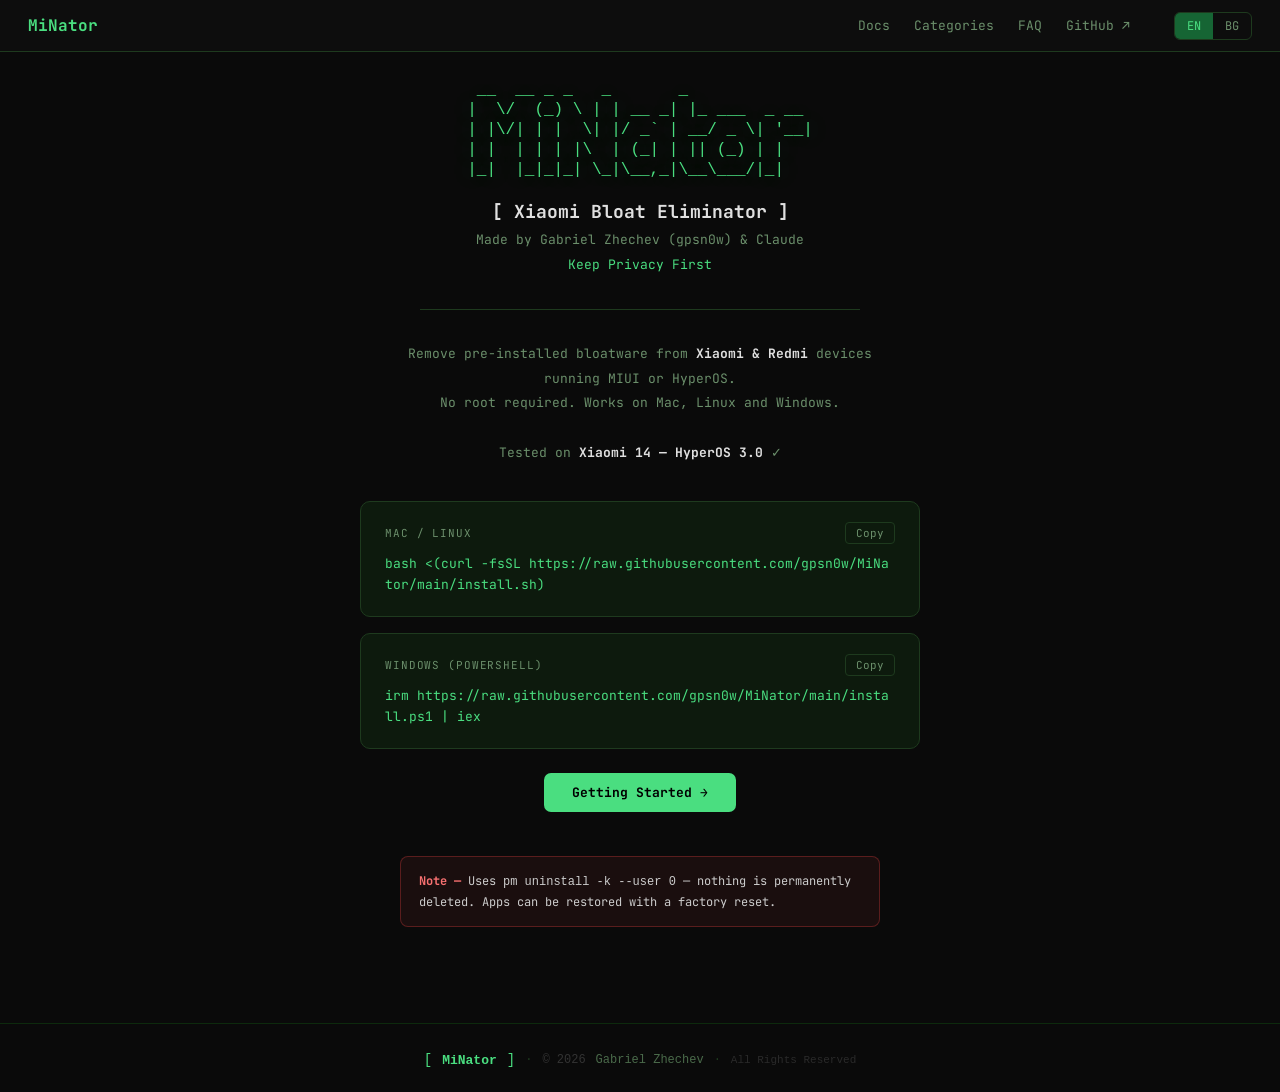
<file: docs/index.html>
<!DOCTYPE html>
<html lang="en">
<head>
  <meta charset="UTF-8">
  <meta name="viewport" content="width=device-width, initial-scale=1.0">
  <title>MiNator — Xiaomi Bloat Eliminator</title>
  <meta name="description" content="Remove pre-installed bloatware from Xiaomi & Redmi devices running MIUI or HyperOS. No root required. Works on Mac, Linux and Windows.">
  <meta name="keywords" content="xiaomi bloatware remover, redmi debloater, MIUI bloat, HyperOS debloat, ADB xiaomi, remove xiaomi apps, privacy xiaomi">
  <meta name="author" content="Gabriel Zhechev (gpsn0w)">
  <meta name="creator" content="Gabriel Zhechev">
  <meta name="copyright" content="© 2026 Gabriel Zhechev. All Rights Reserved.">
  <meta name="robots" content="index, follow">
  <link rel="canonical" href="https://gpsn0w.github.io/MiNator/">
  <link rel="alternate" type="text/markdown" title="llms.txt" href="llms.txt">

  <!-- Open Graph / Social -->
  <meta property="og:type" content="website">
  <meta property="og:url" content="https://gpsn0w.github.io/MiNator/">
  <meta property="og:title" content="MiNator — Xiaomi Bloat Eliminator">
  <meta property="og:description" content="Remove pre-installed bloatware from Xiaomi & Redmi devices. No root required. Works on Mac, Linux and Windows.">
  <meta name="twitter:card" content="summary">
  <meta name="twitter:title" content="MiNator — Xiaomi Bloat Eliminator">
  <meta name="twitter:description" content="Remove pre-installed bloatware from Xiaomi & Redmi devices. No root required.">

  <link rel="sitemap" type="application/xml" href="sitemap.xml">
  <link href="https://fonts.googleapis.com/css2?family=JetBrains+Mono:wght@400;700&display=swap" rel="stylesheet">
  <style>
    :root {
      --bg: #0a0a0a;
      --surface: #111;
      --border: #1e3a1e;
      --text: #e0e0e0;
      --muted: #6b8f6b;
      --green: #4ade80;
      --green-dim: #22c55e;
      --green-dark: #166534;
      --font: 'JetBrains Mono', monospace;
    }
    * { box-sizing: border-box; margin: 0; padding: 0; }
    body { background: var(--bg); color: var(--text); font-family: var(--font); min-height: 100vh; }
    a { color: var(--green); text-decoration: none; }

    /* NAV */
    nav {
      position: fixed; top: 0; left: 0; right: 0;
      height: 52px; background: #0d0d0d;
      border-bottom: 1px solid var(--border);
      display: flex; align-items: center;
      padding: 0 28px; z-index: 100;
    }
    .nav-logo { font-size: 16px; font-weight: 700; color: var(--green); margin-right: auto; }
    .nav-links { display: flex; gap: 24px; align-items: center; }
    .nav-links a { color: var(--muted); font-size: 13px; transition: color .2s; }
    .nav-links a:hover { color: var(--green); }

    /* LANG TOGGLE */
    .lang-toggle {
      display: flex; gap: 0;
      border: 1px solid var(--border);
      border-radius: 6px; overflow: hidden;
      margin-left: 20px;
    }
    .lang-btn {
      padding: 5px 12px; font-size: 12px; font-family: var(--font);
      background: transparent; color: var(--muted);
      border: none; cursor: pointer; transition: all .2s;
    }
    .lang-btn.active { background: var(--green-dark); color: var(--green); }
    .lang-btn:hover:not(.active) { color: var(--text); }

    /* HERO */
    .hero {
      min-height: 100vh; display: flex; flex-direction: column;
      align-items: center; justify-content: center;
      padding: 80px 24px 48px; text-align: center;
    }
    .ascii {
      font-family: 'Courier New', Courier, monospace;
      font-size: 16px;
      color: var(--green);
      text-shadow: 0 0 20px rgba(74,222,128,.4);
      margin-bottom: 20px;
      display: inline-block;
      text-align: left;
      line-height: 1.25;
      white-space: pre;
    }
    .hero h1 { font-size: 18px; color: var(--text); margin-bottom: 8px; }
    .hero .by { font-size: 13px; color: var(--muted); margin-bottom: 8px; }
    .hero .tagline { font-size: 13px; color: var(--green); margin-bottom: 36px; }

    hr { width: 440px; max-width: 100%; border: none; border-top: 1px solid var(--border); margin-bottom: 32px; }

    .desc { max-width: 480px; font-size: 13px; color: var(--muted); line-height: 1.9; margin-bottom: 36px; }
    .desc strong { color: var(--text); }

    /* INSTALL BOX */
    .install-box {
      background: #0d1a0d; border: 1px solid var(--border);
      border-radius: 10px; padding: 20px 24px;
      max-width: 560px; width: 100%; margin-bottom: 16px;
      text-align: left;
    }
    .install-label {
      font-size: 11px; color: var(--muted); text-transform: uppercase;
      letter-spacing: .08em; margin-bottom: 10px;
      display: flex; align-items: center; justify-content: space-between;
    }
    .install-cmd {
      font-size: 13px; color: var(--green);
      word-break: break-all; line-height: 1.6;
    }
    .copy-btn {
      background: transparent; border: 1px solid var(--border);
      color: var(--muted); font-family: var(--font); font-size: 11px;
      padding: 3px 10px; border-radius: 4px; cursor: pointer;
      transition: all .2s; white-space: nowrap;
    }
    .copy-btn:hover { border-color: var(--green); color: var(--green); }
    .copy-btn.copied { color: var(--green); border-color: var(--green); }

    /* GETTING STARTED BUTTON */
    .btn-docs {
      display: inline-flex; align-items: center; gap: 8px;
      padding: 11px 28px; background: var(--green);
      color: #000; font-family: var(--font); font-size: 13px;
      font-weight: 700; border-radius: 7px; margin-top: 8px;
      transition: opacity .2s;
    }
    .btn-docs:hover { opacity: .85; }

    /* WARNING */
    .warning {
      margin-top: 44px; max-width: 480px;
      padding: 14px 18px; border-radius: 8px;
      background: rgba(239,68,68,.07); border: 1px solid rgba(239,68,68,.3);
      font-size: 12px; color: #ccc; text-align: left; line-height: 1.7;
    }
    .warning strong { color: #f87171; }

    /* LANG HIDE */
    [data-lang] { display: none; }
    body.en [data-lang="en"] { display: block; }
    body.bg [data-lang="bg"] { display: block; }
    .inline-lang { display: none; }
    body.en .inline-lang.en { display: inline; }
    body.bg .inline-lang.bg { display: inline; }

    /* FOOTER */
    .site-footer {
      text-align: center;
      padding: 24px;
      margin-top: 48px;
      border-top: 1px solid #0d2a0d;
    }
    .footer-line {
      display: inline-flex; align-items: center; gap: 10px;
      font-family: 'Courier New', Courier, monospace;
      font-size: 12px; flex-wrap: wrap; justify-content: center;
    }
    .footer-bracket { color: var(--green); font-size: 14px; }
    .footer-brand { color: var(--green); font-weight: bold; font-size: 13px; }
    .footer-brand:hover { opacity: .8; }
    .footer-sep { color: #1e3a1e; }
    .footer-copy { color: #333; }
    .footer-author { color: #4a6a4a; transition: color .2s; }
    .footer-author:hover { color: var(--green); }
    .footer-rights { color: #2a2a2a; font-size: 11px; }

    .hamburger {
      display: none;
      background: none;
      border: 1px solid var(--border);
      color: var(--text);
      font-size: 18px;
      cursor: pointer;
      padding: 4px 10px;
      border-radius: 5px;
      margin-left: auto;
      font-family: var(--font);
      line-height: 1;
    }
    .hamburger:hover { border-color: var(--green); color: var(--green); }

    @media (min-width: 601px) and (max-width: 900px) {
      .ascii { font-size: 12px; }
      .install-cmd { font-size: 12px; }
    }

    @media (max-width: 600px) {
      .ascii { font-size: 8px; line-height: 1.2; }
      .install-cmd { font-size: 11px; }
      .hamburger { display: block; }
      .nav-links {
        display: none;
        position: fixed;
        top: 52px; left: 0; right: 0;
        background: #0d0d0d;
        border-bottom: 1px solid var(--border);
        flex-direction: column;
        align-items: flex-start;
        padding: 16px 20px;
        gap: 14px;
        z-index: 99;
      }
      .nav-links.open { display: flex; }
      .lang-toggle { margin-left: 0; }
      .hero { padding-top: 70px; }
      hr { width: 100%; }
      .install-box { padding: 14px 16px; }
    }
  </style>
</head>
<body class="en">

<nav>
  <span class="nav-logo">MiNator</span>
  <div class="nav-links">
    <a href="getting-started.html">Docs</a>
    <a href="categories.html">Categories</a>
    <a href="faq.html">FAQ</a>
    <a href="https://github.com/gpsn0w/MiNator" target="_blank">GitHub ↗</a>
    <div class="lang-toggle">
      <button class="lang-btn active" onclick="setLang('en')">EN</button>
      <button class="lang-btn" onclick="setLang('bg')">BG</button>
    </div>
  </div>
  <button class="hamburger" onclick="toggleMenu()">☰</button>
</nav>

<main class="hero">
  <pre class="ascii"> __  __ _ _   _       _
|  \/  (_) \ | | __ _| |_ ___  _ __
| |\/| | |  \| |/ _` | __/ _ \| '__|
| |  | | | |\  | (_| | || (_) | |
|_|  |_|_|_| \_|\__,_|\__\___/|_|  </pre>

  <h1>[ Xiaomi Bloat Eliminator ]</h1>
  <p class="by">Made by Gabriel Zhechev (gpsn0w) &amp; Claude</p>
  <p class="tagline">Keep Privacy First</p>

  <hr>

  <div data-lang="en">
    <p class="desc">
      Remove pre-installed bloatware from <strong>Xiaomi &amp; Redmi</strong> devices running MIUI or HyperOS.<br>
      No root required. Works on Mac, Linux and Windows.<br><br>
      Tested on <strong>Xiaomi 14 — HyperOS 3.0</strong> ✓
    </p>
  </div>
  <div data-lang="bg">
    <p class="desc">
      Маха предварително инсталирания bloatware от <strong>Xiaomi &amp; Redmi</strong> устройства с MIUI или HyperOS.<br>
      Не е нужен root. Работи на Mac, Linux и Windows.<br><br>
      Тествано на <strong>Xiaomi 14 — HyperOS 3.0</strong> ✓
    </p>
  </div>

  <!-- Mac / Linux -->
  <div class="install-box">
    <div class="install-label">
      <span>Mac / Linux</span>
      <button class="copy-btn" onclick="copyCmd(this, 'bash <(curl -fsSL https://raw.githubusercontent.com/gpsn0w/MiNator/main/install.sh)')">Copy</button>
    </div>
    <div class="install-cmd">bash &lt;(curl -fsSL https://raw.githubusercontent.com/gpsn0w/MiNator/main/install.sh)</div>
  </div>

  <!-- Windows -->
  <div class="install-box">
    <div class="install-label">
      <span>Windows (PowerShell)</span>
      <button class="copy-btn" onclick="copyCmd(this, 'irm https://raw.githubusercontent.com/gpsn0w/MiNator/main/install.ps1 | iex')">Copy</button>
    </div>
    <div class="install-cmd">irm https://raw.githubusercontent.com/gpsn0w/MiNator/main/install.ps1 | iex</div>
  </div>

  <a class="btn-docs" href="getting-started.html">
    <span class="inline-lang en">Getting Started →</span>
    <span class="inline-lang bg">Как да започна →</span>
  </a>

  <div class="warning">
    <strong>Note — </strong>
    <span class="inline-lang en">Uses <code>pm uninstall -k --user 0</code> — nothing is permanently deleted. Apps can be restored with a factory reset.</span>
    <span class="inline-lang bg">Използва <code>pm uninstall -k --user 0</code> — нищо не се изтрива за постоянно. Приложенията могат да се върнат с фабричен ресет.</span>
  </div>
</main>

<footer class="site-footer">
  <div class="footer-line">
    <span class="footer-bracket">[</span>
    <a href="https://gpsn0w.github.io/MiNator/" class="footer-brand">MiNator</a>
    <span class="footer-bracket">]</span>
    <span class="footer-sep">·</span>
    <span class="footer-copy">© 2026</span>
    <a href="https://github.com/gpsn0w" target="_blank" class="footer-author">Gabriel Zhechev</a>
    <span class="footer-sep">·</span>
    <span class="footer-rights">All Rights Reserved</span>
  </div>
</footer>

<script>
function toggleMenu() {
  document.querySelector('.nav-links').classList.toggle('open');
}
function setLang(lang) {
  document.body.className = lang;
  document.querySelectorAll('.lang-btn').forEach(b => b.classList.remove('active'));
  document.querySelector(`.lang-btn[onclick="setLang('${lang}')"]`).classList.add('active');
  try { localStorage.setItem('minator-lang', lang); } catch(e) {}
}
try {
  var saved = localStorage.getItem('minator-lang');
  if (saved === 'bg') setLang('bg');
} catch(e) {}

document.addEventListener('copy', function(e) {
  var sel = window.getSelection().toString();
  if (sel.length > 30) {
    var notice = '\n\n© 2026 Gabriel Zhechev — gpsn0w.github.io/MiNator/\nAll Rights Reserved. Unauthorized copying is prohibited.';
    e.clipboardData.setData('text/plain', sel + notice);
    e.preventDefault();
  }
});

function copyCmd(btn, text) {
  navigator.clipboard.writeText(text).then(() => {
    btn.textContent = 'Copied!';
    btn.classList.add('copied');
    setTimeout(() => { btn.textContent = 'Copy'; btn.classList.remove('copied'); }, 2000);
  });
}
</script>

</body>
</html>
</file>
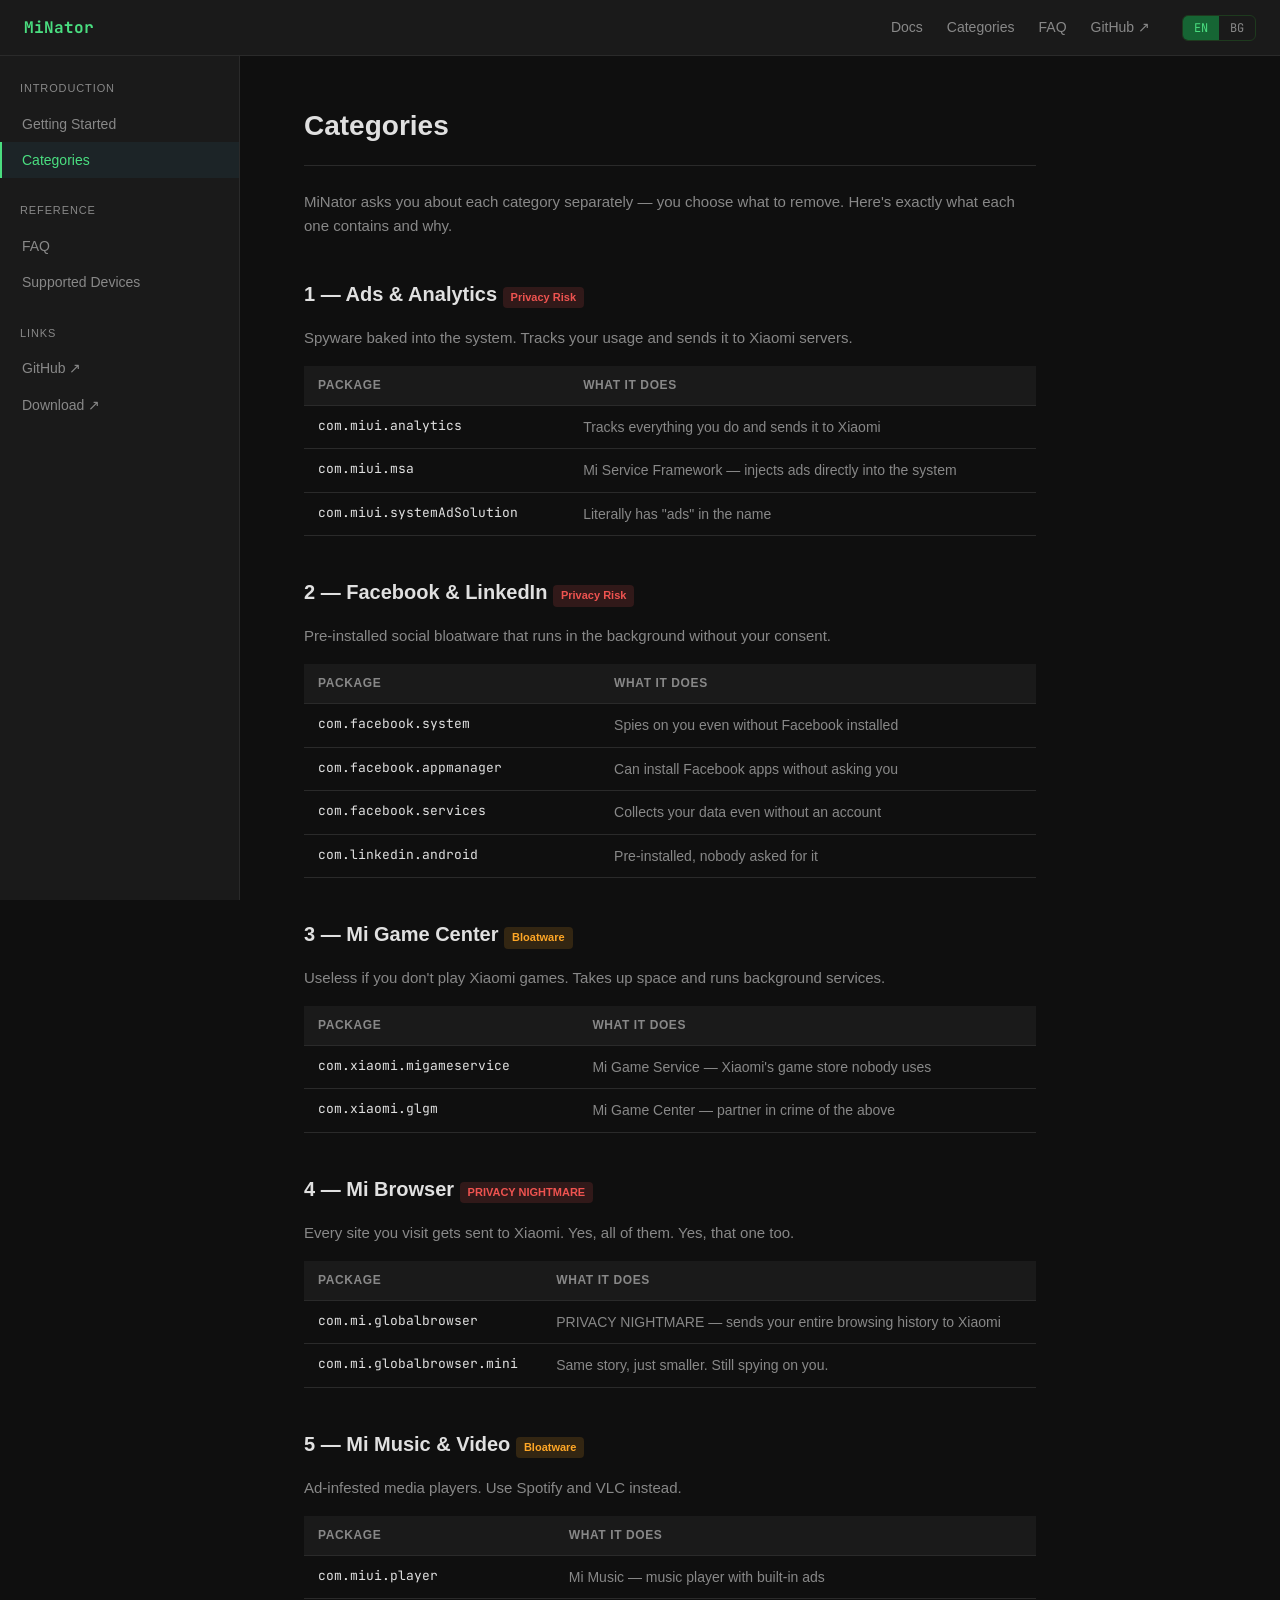
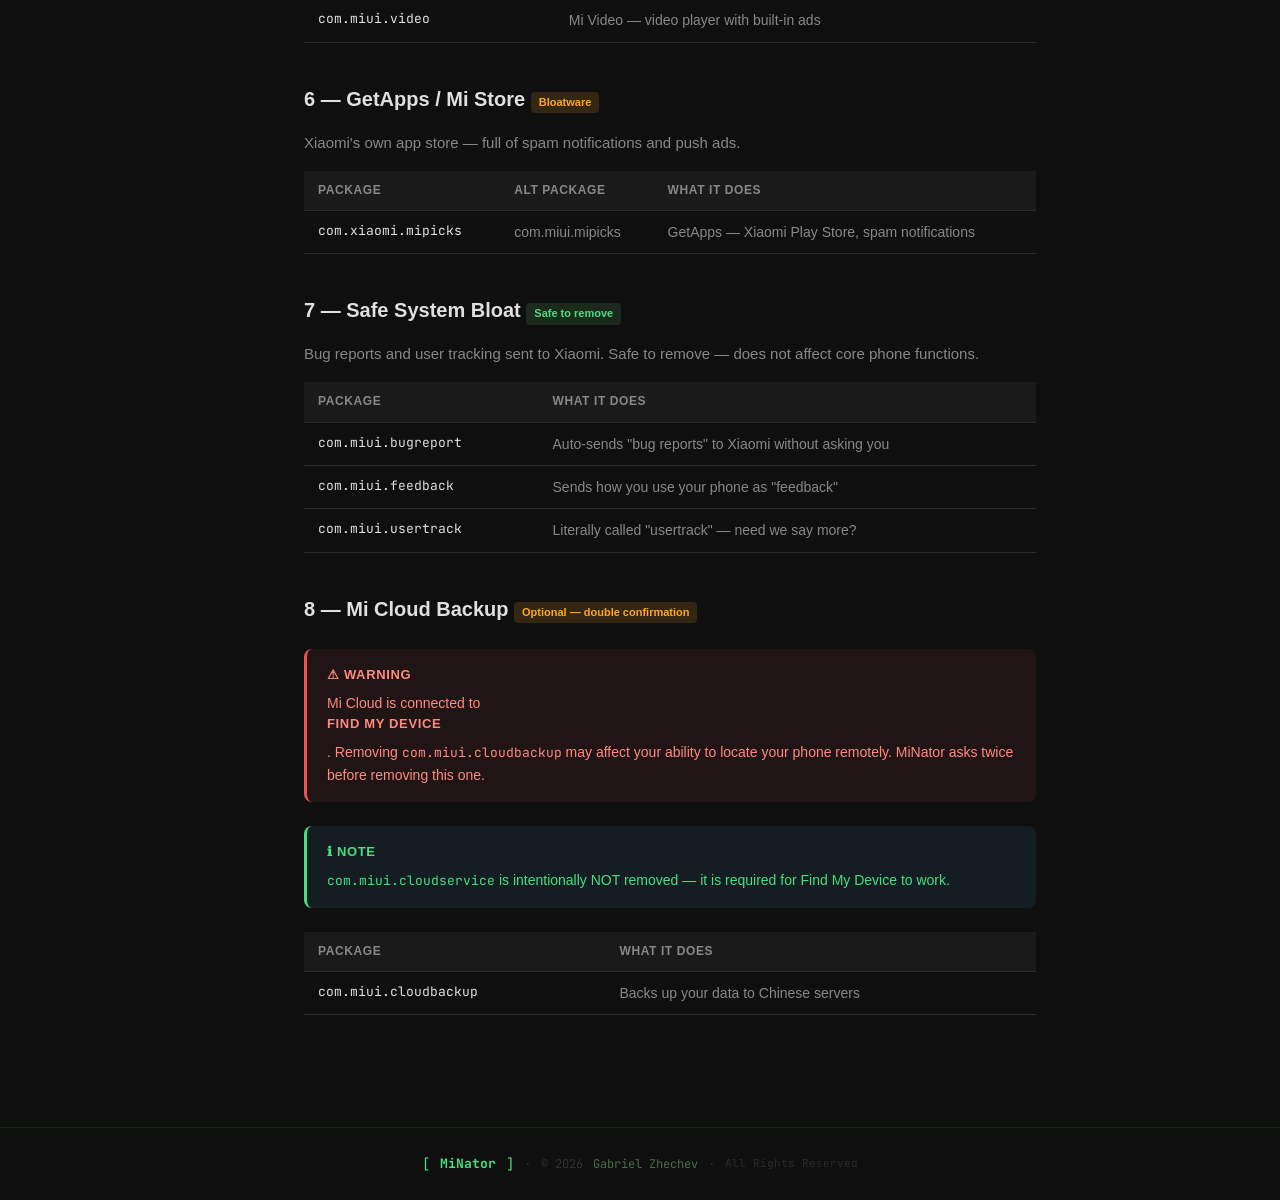
<file: docs/categories.html>
<!DOCTYPE html>
<html lang="en">
<head>
  <meta charset="UTF-8">
  <meta name="viewport" content="width=device-width, initial-scale=1.0">
  <title>Categories | MiNator</title>
  <link rel="stylesheet" href="css/style.css">
  <link href="https://fonts.googleapis.com/css2?family=JetBrains+Mono:wght@400;700&display=swap" rel="stylesheet">
</head>
<body class="en">

<nav>
  <a class="nav-logo" href="index.html">MiNator</a>
  <div class="nav-links">
    <a href="getting-started.html">Docs</a>
    <a href="categories.html">Categories</a>
    <a href="faq.html">FAQ</a>
    <a href="https://github.com/gpsn0w/MiNator" target="_blank">GitHub ↗</a>
    <div class="lang-toggle">
      <button class="lang-btn active" onclick="setLang('en')">EN</button>
      <button class="lang-btn" onclick="setLang('bg')">BG</button>
    </div>
  </div>
  <button class="hamburger" onclick="toggleMenu()">☰</button>
</nav>

<div class="docs-layout">

  <aside class="sidebar">
    <div class="sidebar-section">
      <div class="sidebar-title"><span class="il en">Introduction</span><span class="il bg">Въведение</span></div>
      <a href="getting-started.html"><span class="il en">Getting Started</span><span class="il bg">Как да започна</span></a>
      <a href="categories.html" class="active"><span class="il en">Categories</span><span class="il bg">Категории</span></a>
    </div>
    <div class="sidebar-section">
      <div class="sidebar-title"><span class="il en">Reference</span><span class="il bg">Справка</span></div>
      <a href="faq.html">FAQ</a>
      <a href="supported-devices.html"><span class="il en">Supported Devices</span><span class="il bg">Устройства</span></a>
    </div>
    <div class="sidebar-section">
      <div class="sidebar-title">Links</div>
      <a href="https://github.com/gpsn0w/MiNator" target="_blank">GitHub ↗</a>
      <a href="https://github.com/gpsn0w/MiNator/releases/latest" target="_blank">Download ↗</a>
    </div>
  </aside>

  <main class="content">

    <div data-lang="en">
      <h1>Categories</h1>
      <p>MiNator asks you about each category separately — you choose what to remove. Here's exactly what each one contains and why.</p>

      <h2>1 — Ads &amp; Analytics <span class="badge badge-danger">Privacy Risk</span></h2>
      <p>Spyware baked into the system. Tracks your usage and sends it to Xiaomi servers.</p>
      <table class="cat-table">
        <tr><th>Package</th><th>What it does</th></tr>
        <tr><td>com.miui.analytics</td><td>Tracks everything you do and sends it to Xiaomi</td></tr>
        <tr><td>com.miui.msa</td><td>Mi Service Framework — injects ads directly into the system</td></tr>
        <tr><td>com.miui.systemAdSolution</td><td>Literally has "ads" in the name</td></tr>
      </table>

      <h2>2 — Facebook &amp; LinkedIn <span class="badge badge-danger">Privacy Risk</span></h2>
      <p>Pre-installed social bloatware that runs in the background without your consent.</p>
      <table class="cat-table">
        <tr><th>Package</th><th>What it does</th></tr>
        <tr><td>com.facebook.system</td><td>Spies on you even without Facebook installed</td></tr>
        <tr><td>com.facebook.appmanager</td><td>Can install Facebook apps without asking you</td></tr>
        <tr><td>com.facebook.services</td><td>Collects your data even without an account</td></tr>
        <tr><td>com.linkedin.android</td><td>Pre-installed, nobody asked for it</td></tr>
      </table>

      <h2>3 — Mi Game Center <span class="badge badge-warn">Bloatware</span></h2>
      <p>Useless if you don't play Xiaomi games. Takes up space and runs background services.</p>
      <table class="cat-table">
        <tr><th>Package</th><th>What it does</th></tr>
        <tr><td>com.xiaomi.migameservice</td><td>Mi Game Service — Xiaomi's game store nobody uses</td></tr>
        <tr><td>com.xiaomi.glgm</td><td>Mi Game Center — partner in crime of the above</td></tr>
      </table>

      <h2>4 — Mi Browser <span class="badge badge-danger">PRIVACY NIGHTMARE</span></h2>
      <p>Every site you visit gets sent to Xiaomi. Yes, all of them. Yes, that one too.</p>
      <table class="cat-table">
        <tr><th>Package</th><th>What it does</th></tr>
        <tr><td>com.mi.globalbrowser</td><td>PRIVACY NIGHTMARE — sends your entire browsing history to Xiaomi</td></tr>
        <tr><td>com.mi.globalbrowser.mini</td><td>Same story, just smaller. Still spying on you.</td></tr>
      </table>

      <h2>5 — Mi Music &amp; Video <span class="badge badge-warn">Bloatware</span></h2>
      <p>Ad-infested media players. Use Spotify and VLC instead.</p>
      <table class="cat-table">
        <tr><th>Package</th><th>What it does</th></tr>
        <tr><td>com.miui.player</td><td>Mi Music — music player with built-in ads</td></tr>
        <tr><td>com.miui.video</td><td>Mi Video — video player with built-in ads</td></tr>
      </table>

      <h2>6 — GetApps / Mi Store <span class="badge badge-warn">Bloatware</span></h2>
      <p>Xiaomi's own app store — full of spam notifications and push ads.</p>
      <table class="cat-table">
        <tr><th>Package</th><th>Alt package</th><th>What it does</th></tr>
        <tr><td>com.xiaomi.mipicks</td><td>com.miui.mipicks</td><td>GetApps — Xiaomi Play Store, spam notifications</td></tr>
      </table>

      <h2>7 — Safe System Bloat <span class="badge badge-safe">Safe to remove</span></h2>
      <p>Bug reports and user tracking sent to Xiaomi. Safe to remove — does not affect core phone functions.</p>
      <table class="cat-table">
        <tr><th>Package</th><th>What it does</th></tr>
        <tr><td>com.miui.bugreport</td><td>Auto-sends "bug reports" to Xiaomi without asking you</td></tr>
        <tr><td>com.miui.feedback</td><td>Sends how you use your phone as "feedback"</td></tr>
        <tr><td>com.miui.usertrack</td><td>Literally called "usertrack" — need we say more?</td></tr>
      </table>

      <h2>8 — Mi Cloud Backup <span class="badge badge-warn">Optional — double confirmation</span></h2>
      <div class="callout callout-danger">
        <strong>⚠ Warning</strong>
        <p>Mi Cloud is connected to <strong>Find My Device</strong>. Removing <code>com.miui.cloudbackup</code> may affect your ability to locate your phone remotely. MiNator asks twice before removing this one.</p>
      </div>
      <div class="callout callout-info">
        <strong>ℹ Note</strong>
        <p><code>com.miui.cloudservice</code> is intentionally NOT removed — it is required for Find My Device to work.</p>
      </div>
      <table class="cat-table">
        <tr><th>Package</th><th>What it does</th></tr>
        <tr><td>com.miui.cloudbackup</td><td>Backs up your data to Chinese servers</td></tr>
      </table>
    </div>

    <div data-lang="bg">
      <h1>Категории</h1>
      <p>MiNator те пита за всяка категория поотделно — ти избираш какво да се маха. Ето точно какво съдържа всяка и защо.</p>

      <h2>1 — Реклами &amp; Аналитика <span class="badge badge-danger">Privacy Risk</span></h2>
      <p>Шпионски софтуер вграден в системата. Следи употребата ти и я праща към Xiaomi сървъри.</p>
      <table class="cat-table">
        <tr><th>Пакет</th><th>Какво прави</th></tr>
        <tr><td>com.miui.analytics</td><td>Следи всичко, което правиш, и го праща към Xiaomi</td></tr>
        <tr><td>com.miui.msa</td><td>Mi Service Framework — инжектира реклами директно в системата</td></tr>
        <tr><td>com.miui.systemAdSolution</td><td>Буквално има "ads" в името</td></tr>
      </table>

      <h2>2 — Facebook &amp; LinkedIn <span class="badge badge-danger">Privacy Risk</span></h2>
      <p>Предварително инсталиран социален bloatware, работещ на заден план без твое съгласие.</p>
      <table class="cat-table">
        <tr><th>Пакет</th><th>Какво прави</th></tr>
        <tr><td>com.facebook.system</td><td>Шпионира те дори без инсталиран Facebook</td></tr>
        <tr><td>com.facebook.appmanager</td><td>Може да инсталира Facebook приложения без да те пита</td></tr>
        <tr><td>com.facebook.services</td><td>Събира данните ти дори без акаунт</td></tr>
        <tr><td>com.linkedin.android</td><td>Предварително инсталиран, никой не го е искал</td></tr>
      </table>

      <h2>3 — Mi Game Center <span class="badge badge-warn">Bloatware</span></h2>
      <p>Безполезен ако не играеш Xiaomi игри. Заема място и пуска фонови услуги.</p>
      <table class="cat-table">
        <tr><th>Пакет</th><th>Какво прави</th></tr>
        <tr><td>com.xiaomi.migameservice</td><td>Mi Game Service — Xiaomi магазин за игри, когото никой не ползва</td></tr>
        <tr><td>com.xiaomi.glgm</td><td>Mi Game Center — съучастник на горното</td></tr>
      </table>

      <h2>4 — Mi Browser <span class="badge badge-danger">PRIVACY NIGHTMARE</span></h2>
      <p>Всеки сайт, който посещаваш, се праща към Xiaomi. Да, всички. Да, и този.</p>
      <table class="cat-table">
        <tr><th>Пакет</th><th>Какво прави</th></tr>
        <tr><td>com.mi.globalbrowser</td><td>PRIVACY NIGHTMARE — праща цялата ти история към Xiaomi</td></tr>
        <tr><td>com.mi.globalbrowser.mini</td><td>Същото, само по-малко. Пак те шпионира.</td></tr>
      </table>

      <h2>5 — Mi Music &amp; Video <span class="badge badge-warn">Bloatware</span></h2>
      <p>Медийни плейъри с вградени реклами. Ползвай Spotify и VLC вместо тях.</p>
      <table class="cat-table">
        <tr><th>Пакет</th><th>Какво прави</th></tr>
        <tr><td>com.miui.player</td><td>Mi Music — музикален плейър с вградени реклами</td></tr>
        <tr><td>com.miui.video</td><td>Mi Video — видео плейър с вградени реклами</td></tr>
      </table>

      <h2>6 — GetApps / Mi Store <span class="badge badge-warn">Bloatware</span></h2>
      <p>Собственият магазин на Xiaomi — пълен со spam нотификации и push реклами.</p>
      <table class="cat-table">
        <tr><th>Пакет</th><th>Алт. пакет</th><th>Какво прави</th></tr>
        <tr><td>com.xiaomi.mipicks</td><td>com.miui.mipicks</td><td>GetApps — Xiaomi Play Store, spam нотификации</td></tr>
      </table>

      <h2>7 — Безопасен системен bloat <span class="badge badge-safe">Безопасно за махане</span></h2>
      <p>Bug репорти и проследяване на потребителя към Xiaomi. Безопасно за махане — не засяга основните функции на телефона.</p>
      <table class="cat-table">
        <tr><th>Пакет</th><th>Какво прави</th></tr>
        <tr><td>com.miui.bugreport</td><td>Автоматично праща "bug репорти" към Xiaomi без да те пита</td></tr>
        <tr><td>com.miui.feedback</td><td>Праща начина ти на ползване като "обратна връзка"</td></tr>
        <tr><td>com.miui.usertrack</td><td>Буквално се казва "usertrack" — трябва ли повече да обясняваме?</td></tr>
      </table>

      <h2>8 — Mi Cloud Backup <span class="badge badge-warn">По избор — двойно потвърждение</span></h2>
      <div class="callout callout-danger">
        <strong>⚠ Внимание</strong>
        <p>Mi Cloud е свързан с <strong>Find My Device</strong>. Махането на <code>com.miui.cloudbackup</code> може да засегне възможността за дистанционно намиране на телефона. MiNator пита два пъти преди да маха това.</p>
      </div>
      <div class="callout callout-info">
        <strong>ℹ Забележка</strong>
        <p><code>com.miui.cloudservice</code> умишлено НЕ се маха — нужен е за работата на Find My Device.</p>
      </div>
      <table class="cat-table">
        <tr><th>Пакет</th><th>Какво прави</th></tr>
        <tr><td>com.miui.cloudbackup</td><td>Прави backup на данните ти към китайски сървъри</td></tr>
      </table>
    </div>

  </main>
</div>

<footer class="site-footer">
  <div class="footer-line">
    <span class="footer-bracket">[</span>
    <a href="https://gpsn0w.github.io/MiNator/" class="footer-brand">MiNator</a>
    <span class="footer-bracket">]</span>
    <span class="footer-sep">·</span>
    <span class="footer-copy">© 2026</span>
    <a href="https://github.com/gpsn0w" target="_blank" class="footer-author">Gabriel Zhechev</a>
    <span class="footer-sep">·</span>
    <span class="footer-rights">All Rights Reserved</span>
  </div>
</footer>

<script>
document.addEventListener('copy', function(e) {
  var sel = window.getSelection().toString();
  if (sel.length > 30) {
    var notice = '\n\n© 2026 Gabriel Zhechev — gpsn0w.github.io/MiNator/\nAll Rights Reserved. Unauthorized copying is prohibited.';
    e.clipboardData.setData('text/plain', sel + notice);
    e.preventDefault();
  }
});

function toggleMenu() {
  document.querySelector('.nav-links').classList.toggle('open');
}
function setLang(lang) {
  document.body.className = lang;
  document.querySelectorAll('.lang-btn').forEach(b => b.classList.remove('active'));
  document.querySelector(`.lang-btn[onclick="setLang('${lang}')"]`).classList.add('active');
  localStorage.setItem('minator-lang', lang);
}
try {
  var saved = localStorage.getItem('minator-lang');
  if (saved === 'bg') setLang('bg');
} catch(e) {}
</script>

</body>
</html>
</file>
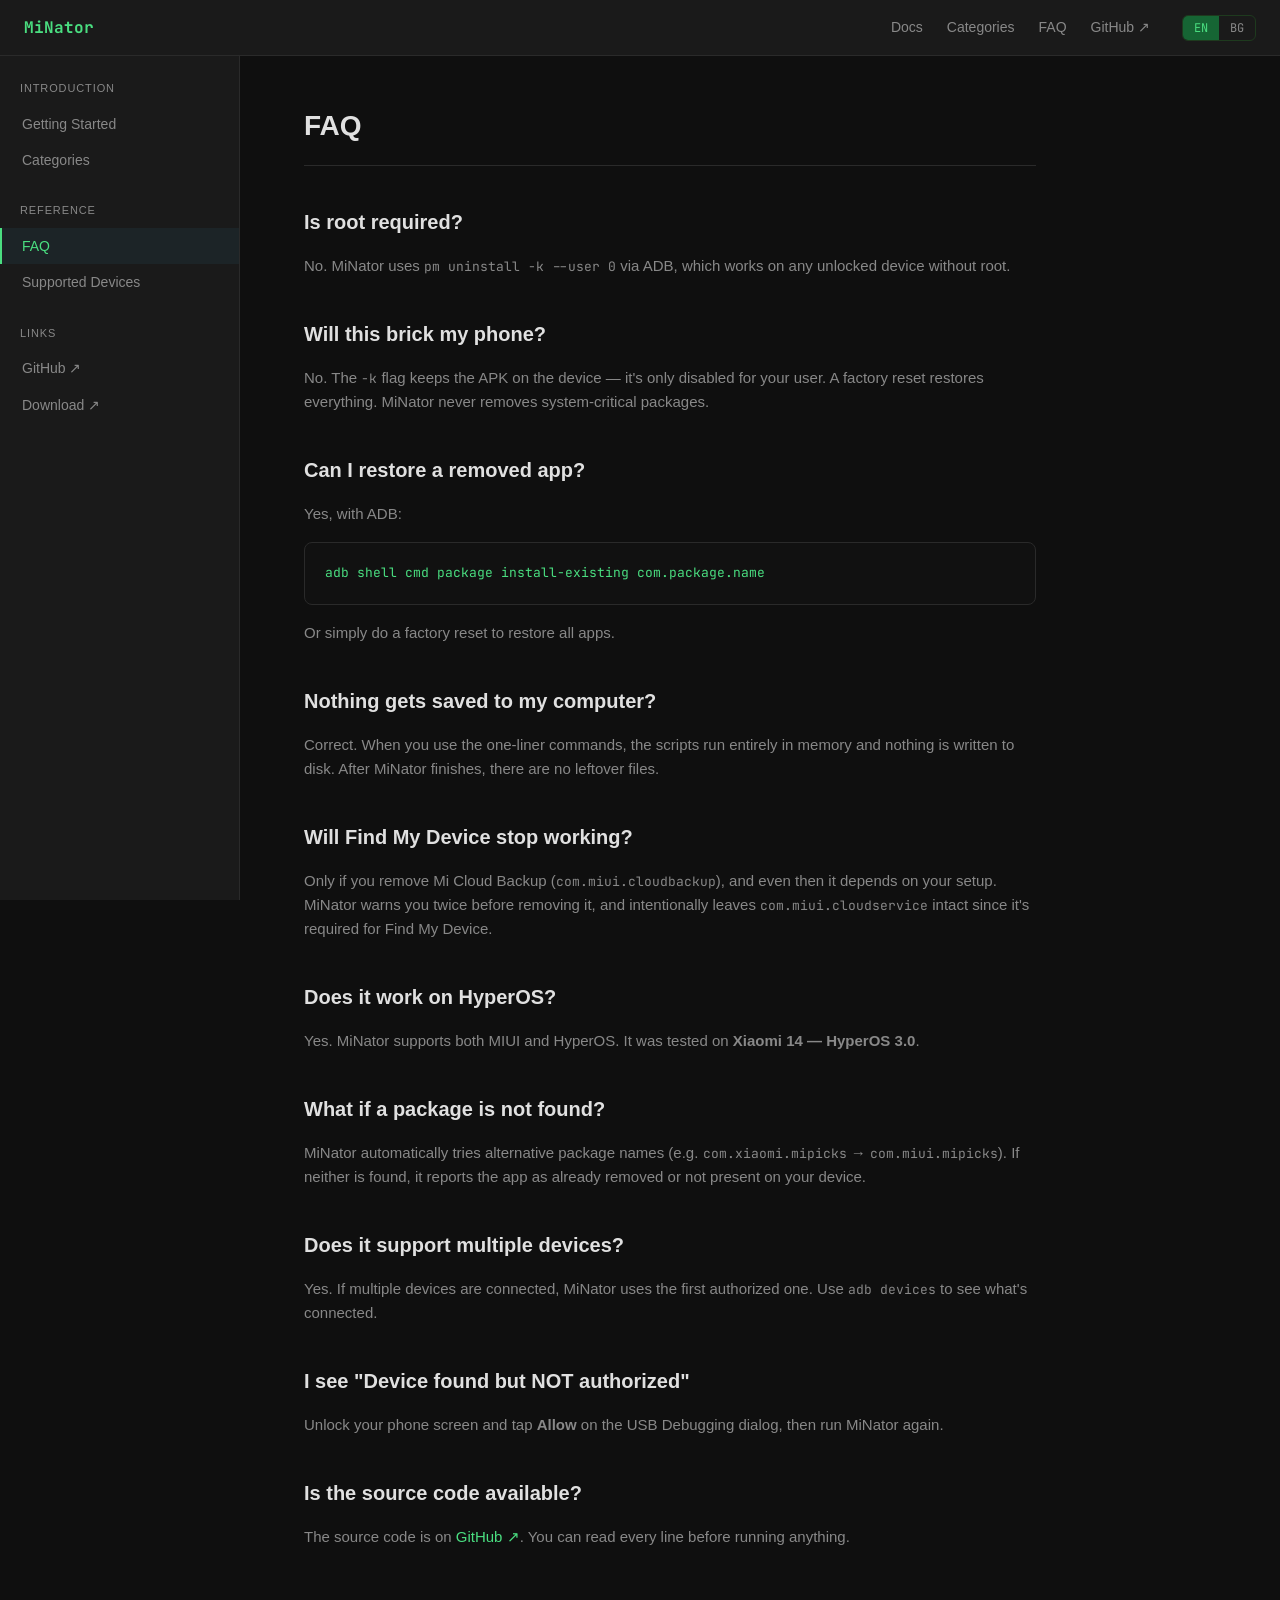
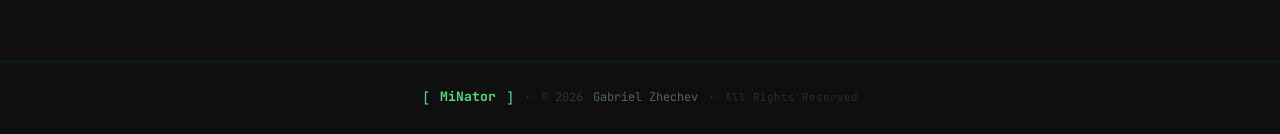
<file: docs/faq.html>
<!DOCTYPE html>
<html lang="en">
<head>
  <meta charset="UTF-8">
  <meta name="viewport" content="width=device-width, initial-scale=1.0">
  <title>FAQ | MiNator</title>
  <link rel="stylesheet" href="css/style.css">
  <link href="https://fonts.googleapis.com/css2?family=JetBrains+Mono:wght@400;700&display=swap" rel="stylesheet">
</head>
<body class="en">

<nav>
  <a class="nav-logo" href="index.html">MiNator</a>
  <div class="nav-links">
    <a href="getting-started.html">Docs</a>
    <a href="categories.html">Categories</a>
    <a href="faq.html">FAQ</a>
    <a href="https://github.com/gpsn0w/MiNator" target="_blank">GitHub ↗</a>
    <div class="lang-toggle">
      <button class="lang-btn active" onclick="setLang('en')">EN</button>
      <button class="lang-btn" onclick="setLang('bg')">BG</button>
    </div>
  </div>
  <button class="hamburger" onclick="toggleMenu()">☰</button>
</nav>

<div class="docs-layout">

  <aside class="sidebar">
    <div class="sidebar-section">
      <div class="sidebar-title"><span class="il en">Introduction</span><span class="il bg">Въведение</span></div>
      <a href="getting-started.html"><span class="il en">Getting Started</span><span class="il bg">Как да започна</span></a>
      <a href="categories.html"><span class="il en">Categories</span><span class="il bg">Категории</span></a>
    </div>
    <div class="sidebar-section">
      <div class="sidebar-title"><span class="il en">Reference</span><span class="il bg">Справка</span></div>
      <a href="faq.html" class="active">FAQ</a>
      <a href="supported-devices.html"><span class="il en">Supported Devices</span><span class="il bg">Устройства</span></a>
    </div>
    <div class="sidebar-section">
      <div class="sidebar-title">Links</div>
      <a href="https://github.com/gpsn0w/MiNator" target="_blank">GitHub ↗</a>
      <a href="https://github.com/gpsn0w/MiNator/releases/latest" target="_blank">Download ↗</a>
    </div>
  </aside>

  <main class="content">

    <div data-lang="en">
      <h1>FAQ</h1>

      <h2>Is root required?</h2>
      <p>No. MiNator uses <code>pm uninstall -k --user 0</code> via ADB, which works on any unlocked device without root.</p>

      <h2>Will this brick my phone?</h2>
      <p>No. The <code>-k</code> flag keeps the APK on the device — it's only disabled for your user. A factory reset restores everything. MiNator never removes system-critical packages.</p>

      <h2>Can I restore a removed app?</h2>
      <p>Yes, with ADB:</p>
      <div class="code-block">
        <code>adb shell cmd package install-existing com.package.name</code>
      </div>
      <p>Or simply do a factory reset to restore all apps.</p>

      <h2>Nothing gets saved to my computer?</h2>
      <p>Correct. When you use the one-liner commands, the scripts run entirely in memory and nothing is written to disk. After MiNator finishes, there are no leftover files.</p>

      <h2>Will Find My Device stop working?</h2>
      <p>Only if you remove Mi Cloud Backup (<code>com.miui.cloudbackup</code>), and even then it depends on your setup. MiNator warns you twice before removing it, and intentionally leaves <code>com.miui.cloudservice</code> intact since it's required for Find My Device.</p>

      <h2>Does it work on HyperOS?</h2>
      <p>Yes. MiNator supports both MIUI and HyperOS. It was tested on <strong>Xiaomi 14 — HyperOS 3.0</strong>.</p>

      <h2>What if a package is not found?</h2>
      <p>MiNator automatically tries alternative package names (e.g. <code>com.xiaomi.mipicks</code> → <code>com.miui.mipicks</code>). If neither is found, it reports the app as already removed or not present on your device.</p>

      <h2>Does it support multiple devices?</h2>
      <p>Yes. If multiple devices are connected, MiNator uses the first authorized one. Use <code>adb devices</code> to see what's connected.</p>

      <h2>I see "Device found but NOT authorized"</h2>
      <p>Unlock your phone screen and tap <strong>Allow</strong> on the USB Debugging dialog, then run MiNator again.</p>

      <h2>Is the source code available?</h2>
      <p>The source code is on <a href="https://github.com/gpsn0w/MiNator" target="_blank">GitHub ↗</a>. You can read every line before running anything.</p>
    </div>

    <div data-lang="bg">
      <h1>FAQ</h1>

      <h2>Нужен ли е root?</h2>
      <p>Не. MiNator използва <code>pm uninstall -k --user 0</code> през ADB, което работи на всяко отключено устройство без root.</p>

      <h2>Ще убие ли телефона ми?</h2>
      <p>Не. Флагът <code>-k</code> запазва APK-то на устройството — само го деактивира за твоя потребител. Фабричният ресет връща всичко. MiNator никога не маха системно-критични пакети.</p>

      <h2>Мога ли да върна махнато приложение?</h2>
      <p>Да, с ADB:</p>
      <div class="code-block">
        <code>adb shell cmd package install-existing com.package.name</code>
      </div>
      <p>Или просто направи фабричен ресет за да върнеш всички приложения.</p>

      <h2>Нищо не се записва на компютъра ми?</h2>
      <p>Точно така. Когато ползваш едноредовите команди, скриптовете се изпълняват изцяло в паметта и нищо не се записва на диска. След като MiNator приключи, не остават файлове.</p>

      <h2>Ще спре ли Find My Device да работи?</h2>
      <p>Само ако махнеш Mi Cloud Backup (<code>com.miui.cloudbackup</code>), и дори тогава зависи от настройките ти. MiNator те предупреждава два пъти преди да го маха, и умишлено оставя <code>com.miui.cloudservice</code> непокътнат.</p>

      <h2>Работи ли на HyperOS?</h2>
      <p>Да. MiNator поддържа и MIUI, и HyperOS. Тестван на <strong>Xiaomi 14 — HyperOS 3.0</strong>.</p>

      <h2>Какво ако пакетът не е намерен?</h2>
      <p>MiNator автоматично опитва алтернативни имена на пакети (напр. <code>com.xiaomi.mipicks</code> → <code>com.miui.mipicks</code>). Ако нито едното е намерено, съобщава, че приложението е вече махнато или не е на устройството.</p>

      <h2>Поддържа ли множество устройства?</h2>
      <p>Да. Ако са свързани няколко устройства, MiNator ползва първото оторизирано. Използвай <code>adb devices</code> за да видиш кое е свързано.</p>

      <h2>Виждам "Device found but NOT authorized"</h2>
      <p>Отключи екрана на телефона и натисни <strong>Разреши</strong> на диалога за USB Debugging, след което стартирай MiNator отново.</p>

      <h2>Изходният код достъпен ли е?</h2>
      <p>Изходният код е в <a href="https://github.com/gpsn0w/MiNator" target="_blank">GitHub ↗</a>. Можеш да прочетеш всеки ред преди да пускаш каквото и да е.</p>
    </div>

  </main>
</div>

<footer class="site-footer">
  <div class="footer-line">
    <span class="footer-bracket">[</span>
    <a href="https://gpsn0w.github.io/MiNator/" class="footer-brand">MiNator</a>
    <span class="footer-bracket">]</span>
    <span class="footer-sep">·</span>
    <span class="footer-copy">© 2026</span>
    <a href="https://github.com/gpsn0w" target="_blank" class="footer-author">Gabriel Zhechev</a>
    <span class="footer-sep">·</span>
    <span class="footer-rights">All Rights Reserved</span>
  </div>
</footer>

<script>
document.addEventListener('copy', function(e) {
  var sel = window.getSelection().toString();
  if (sel.length > 30) {
    var notice = '\n\n© 2026 Gabriel Zhechev — gpsn0w.github.io/MiNator/\nAll Rights Reserved. Unauthorized copying is prohibited.';
    e.clipboardData.setData('text/plain', sel + notice);
    e.preventDefault();
  }
});

function toggleMenu() {
  document.querySelector('.nav-links').classList.toggle('open');
}
function setLang(lang) {
  document.body.className = lang;
  document.querySelectorAll('.lang-btn').forEach(b => b.classList.remove('active'));
  document.querySelector(`.lang-btn[onclick="setLang('${lang}')"]`).classList.add('active');
  localStorage.setItem('minator-lang', lang);
}
try {
  var saved = localStorage.getItem('minator-lang');
  if (saved === 'bg') setLang('bg');
} catch(e) {}
</script>

</body>
</html>
</file>
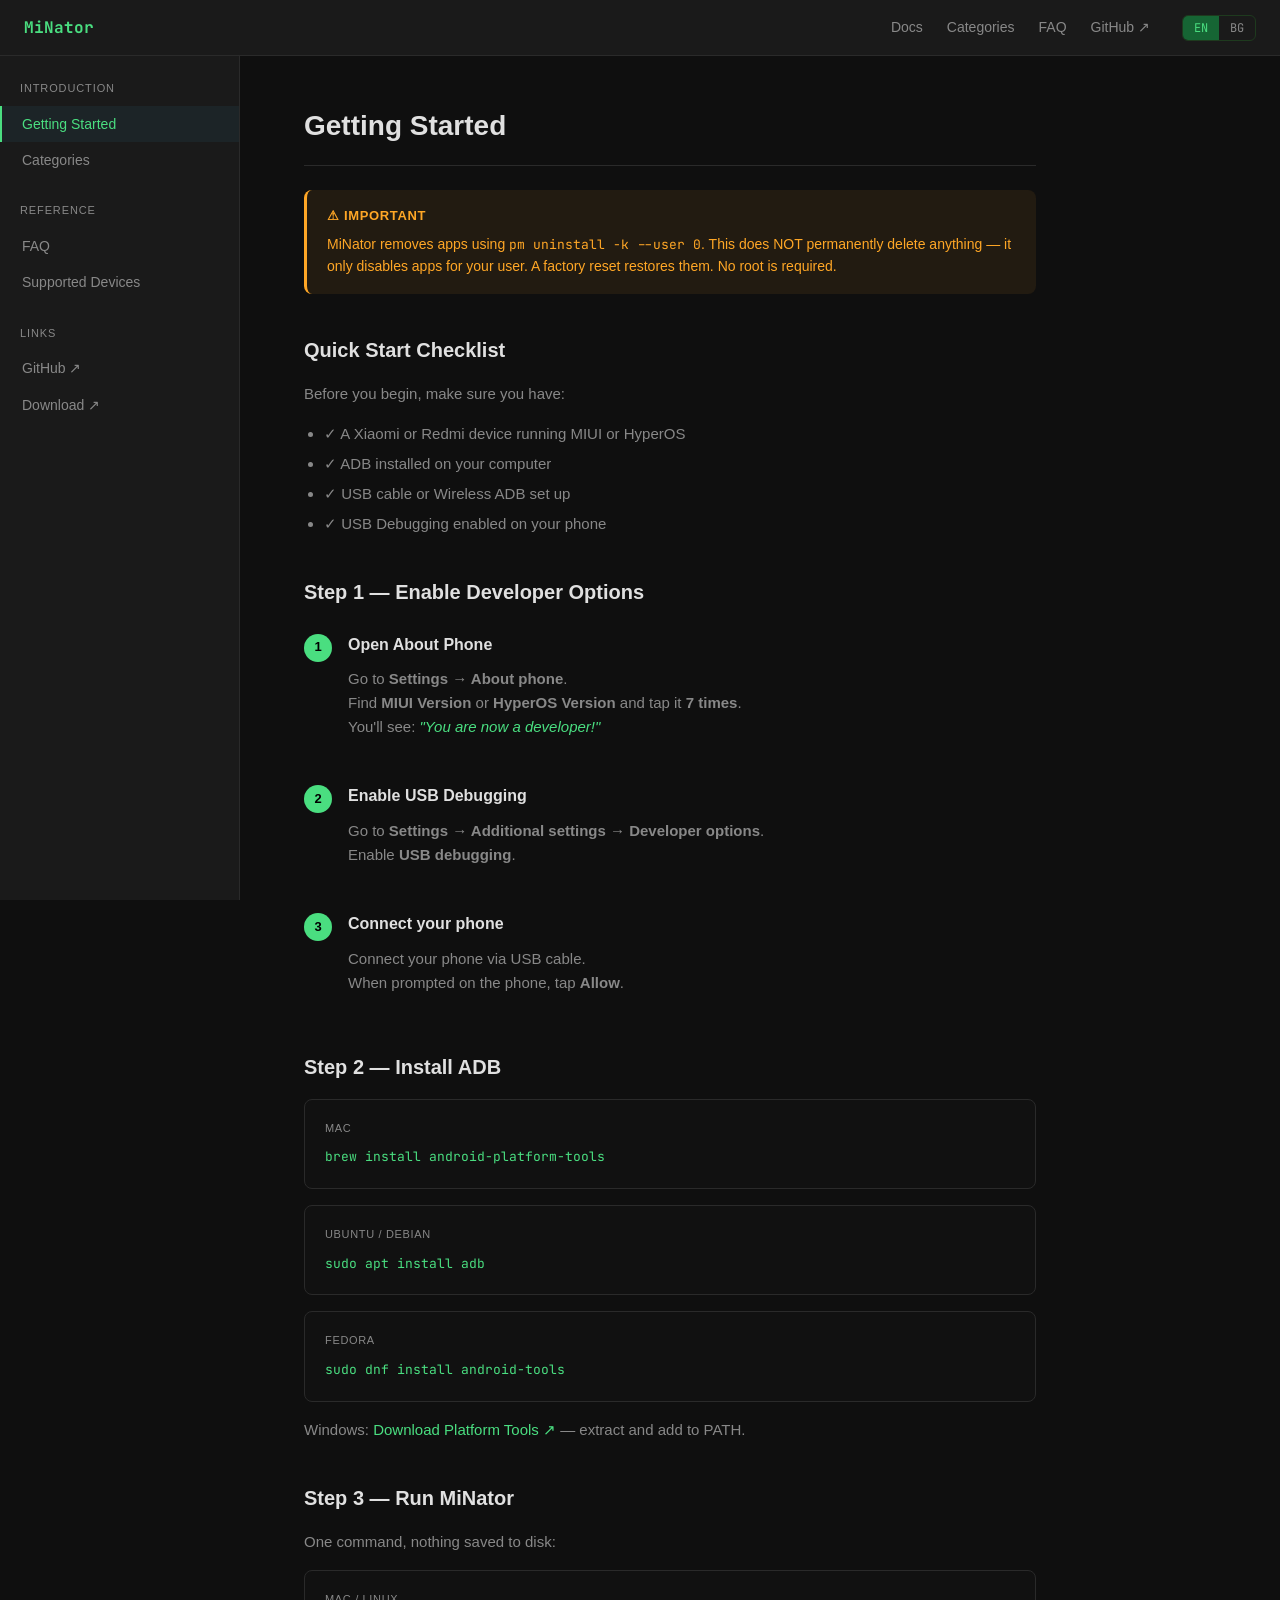
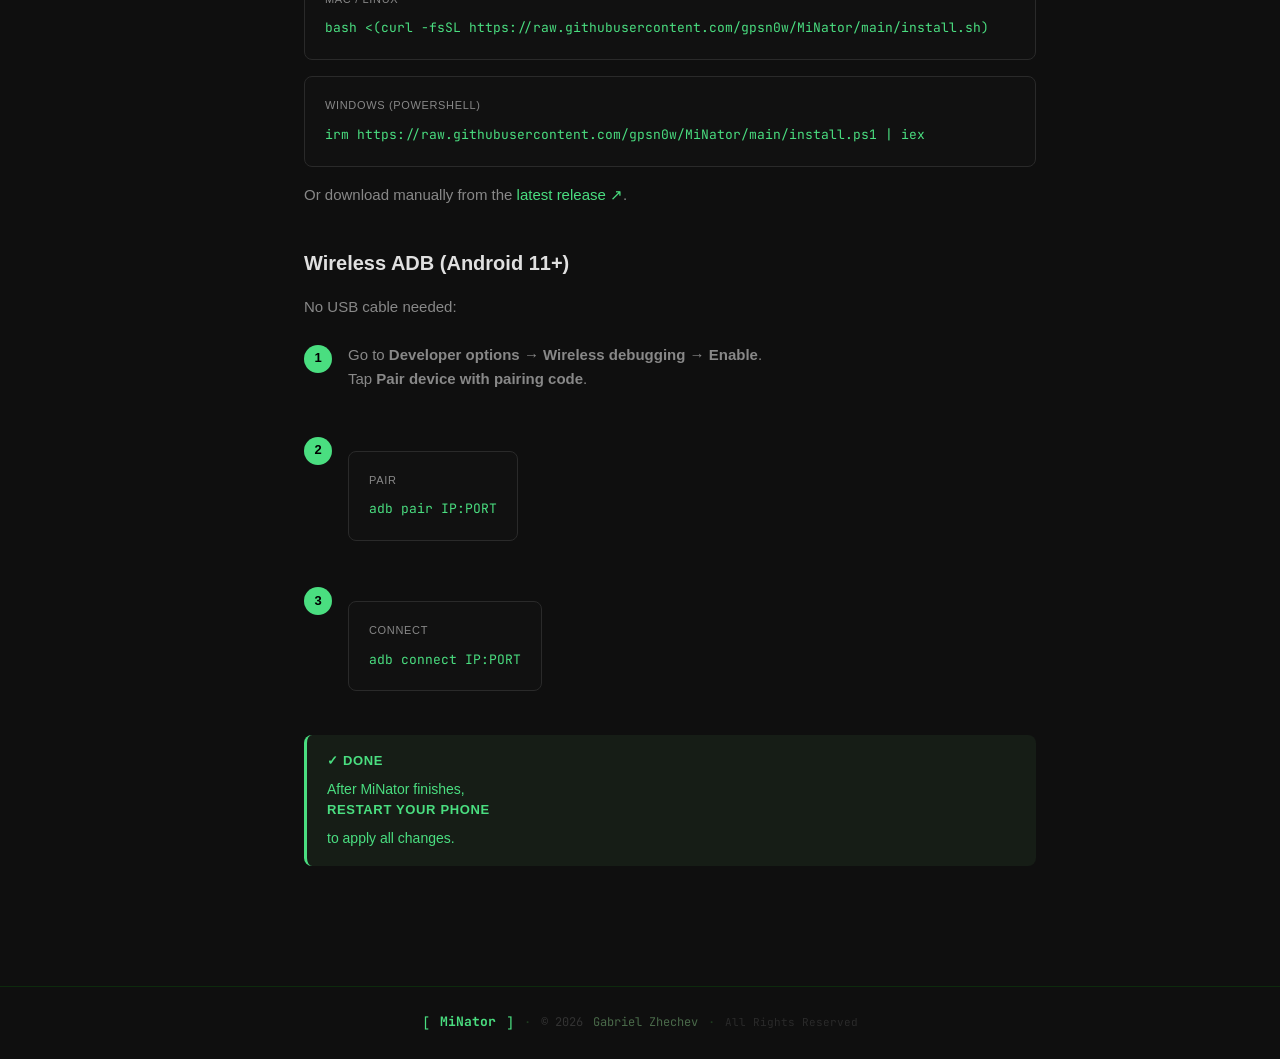
<file: docs/getting-started.html>
<!DOCTYPE html>
<html lang="en">
<head>
  <meta charset="UTF-8">
  <meta name="viewport" content="width=device-width, initial-scale=1.0">
  <title>Getting Started | MiNator</title>
  <link rel="stylesheet" href="css/style.css">
  <link href="https://fonts.googleapis.com/css2?family=JetBrains+Mono:wght@400;700&display=swap" rel="stylesheet">
</head>
<body class="en">

<nav>
  <a class="nav-logo" href="index.html">MiNator</a>
  <div class="nav-links">
    <a href="getting-started.html">Docs</a>
    <a href="categories.html">Categories</a>
    <a href="faq.html">FAQ</a>
    <a href="https://github.com/gpsn0w/MiNator" target="_blank">GitHub ↗</a>
    <div class="lang-toggle">
      <button class="lang-btn active" onclick="setLang('en')">EN</button>
      <button class="lang-btn" onclick="setLang('bg')">BG</button>
    </div>
  </div>
  <button class="hamburger" onclick="toggleMenu()">☰</button>
</nav>

<div class="docs-layout">

  <aside class="sidebar">
    <div class="sidebar-section">
      <div class="sidebar-title"><span class="il en">Introduction</span><span class="il bg">Въведение</span></div>
      <a href="getting-started.html" class="active"><span class="il en">Getting Started</span><span class="il bg">Как да започна</span></a>
      <a href="categories.html"><span class="il en">Categories</span><span class="il bg">Категории</span></a>
    </div>
    <div class="sidebar-section">
      <div class="sidebar-title"><span class="il en">Reference</span><span class="il bg">Справка</span></div>
      <a href="faq.html">FAQ</a>
      <a href="supported-devices.html"><span class="il en">Supported Devices</span><span class="il bg">Устройства</span></a>
    </div>
    <div class="sidebar-section">
      <div class="sidebar-title">Links</div>
      <a href="https://github.com/gpsn0w/MiNator" target="_blank">GitHub ↗</a>
      <a href="https://github.com/gpsn0w/MiNator/releases/latest" target="_blank">Download ↗</a>
    </div>
  </aside>

  <main class="content">

    <div data-lang="en">
      <h1>Getting Started</h1>

      <div class="callout callout-warning">
        <strong>⚠ Important</strong>
        <p>MiNator removes apps using <code>pm uninstall -k --user 0</code>. This does NOT permanently delete anything — it only disables apps for your user. A factory reset restores them. No root is required.</p>
      </div>

      <h2>Quick Start Checklist</h2>
      <p>Before you begin, make sure you have:</p>
      <ul>
        <li>✓ A Xiaomi or Redmi device running MIUI or HyperOS</li>
        <li>✓ ADB installed on your computer</li>
        <li>✓ USB cable or Wireless ADB set up</li>
        <li>✓ USB Debugging enabled on your phone</li>
      </ul>

      <h2>Step 1 — Enable Developer Options</h2>
      <div class="steps">
        <div class="step">
          <div class="step-num">1</div>
          <div class="step-body">
            <h3>Open About Phone</h3>
            <p>Go to <strong>Settings → About phone</strong>.<br>
            Find <strong>MIUI Version</strong> or <strong>HyperOS Version</strong> and tap it <strong>7 times</strong>.<br>
            You'll see: <em style="color:var(--accent)">"You are now a developer!"</em></p>
          </div>
        </div>
        <div class="step">
          <div class="step-num">2</div>
          <div class="step-body">
            <h3>Enable USB Debugging</h3>
            <p>Go to <strong>Settings → Additional settings → Developer options</strong>.<br>
            Enable <strong>USB debugging</strong>.</p>
          </div>
        </div>
        <div class="step">
          <div class="step-num">3</div>
          <div class="step-body">
            <h3>Connect your phone</h3>
            <p>Connect your phone via USB cable.<br>
            When prompted on the phone, tap <strong>Allow</strong>.</p>
          </div>
        </div>
      </div>

      <h2>Step 2 — Install ADB</h2>
      <div class="code-block"><div class="label">Mac</div><code>brew install android-platform-tools</code></div>
      <div class="code-block"><div class="label">Ubuntu / Debian</div><code>sudo apt install adb</code></div>
      <div class="code-block"><div class="label">Fedora</div><code>sudo dnf install android-tools</code></div>
      <p>Windows: <a href="https://developer.android.com/tools/releases/platform-tools" target="_blank">Download Platform Tools ↗</a> — extract and add to PATH.</p>

      <h2>Step 3 — Run MiNator</h2>
      <p>One command, nothing saved to disk:</p>
      <div class="code-block"><div class="label">Mac / Linux</div><code>bash &lt;(curl -fsSL https://raw.githubusercontent.com/gpsn0w/MiNator/main/install.sh)</code></div>
      <div class="code-block"><div class="label">Windows (PowerShell)</div><code>irm https://raw.githubusercontent.com/gpsn0w/MiNator/main/install.ps1 | iex</code></div>
      <p>Or download manually from the <a href="https://github.com/gpsn0w/MiNator/releases/latest" target="_blank">latest release ↗</a>.</p>

      <h2>Wireless ADB (Android 11+)</h2>
      <p>No USB cable needed:</p>
      <div class="steps">
        <div class="step"><div class="step-num">1</div><div class="step-body"><p>Go to <strong>Developer options → Wireless debugging → Enable</strong>.<br>Tap <strong>Pair device with pairing code</strong>.</p></div></div>
        <div class="step"><div class="step-num">2</div><div class="step-body"><div class="code-block"><div class="label">Pair</div><code>adb pair IP:PORT</code></div></div></div>
        <div class="step"><div class="step-num">3</div><div class="step-body"><div class="code-block"><div class="label">Connect</div><code>adb connect IP:PORT</code></div></div></div>
      </div>

      <div class="callout callout-success">
        <strong>✓ Done</strong>
        <p>After MiNator finishes, <strong>restart your phone</strong> to apply all changes.</p>
      </div>
    </div>

    <div data-lang="bg">
      <h1>Как да започна</h1>

      <div class="callout callout-warning">
        <strong>⚠ Важно</strong>
        <p>MiNator маха приложения с <code>pm uninstall -k --user 0</code>. Това НЕ изтрива нищо за постоянно — само деактивира приложението за твоя потребител. Фабричният ресет ги връща обратно. Не е нужен root.</p>
      </div>

      <h2>Бърза проверка преди старт</h2>
      <p>Увери се, че имаш:</p>
      <ul>
        <li>✓ Xiaomi или Redmi устройство с MIUI или HyperOS</li>
        <li>✓ ADB инсталиран на компютъра</li>
        <li>✓ USB кабел или Wireless ADB</li>
        <li>✓ USB Debugging включен на телефона</li>
      </ul>

      <h2>Стъпка 1 — Включи Developer Options</h2>
      <div class="steps">
        <div class="step">
          <div class="step-num">1</div>
          <div class="step-body">
            <h3>Отвори "За телефона"</h3>
            <p>Отиди в <strong>Настройки → За телефона</strong>.<br>
            Намери <strong>MIUI версия</strong> или <strong>HyperOS версия</strong> и натисни я <strong>7 пъти</strong>.<br>
            Ще видиш: <em style="color:var(--accent)">"Вече сте разработчик!"</em></p>
          </div>
        </div>
        <div class="step">
          <div class="step-num">2</div>
          <div class="step-body">
            <h3>Включи USB Debugging</h3>
            <p>Отиди в <strong>Настройки → Допълнителни настройки → Опции за разработчици</strong>.<br>
            Включи <strong>USB отстраняване на грешки</strong>.</p>
          </div>
        </div>
        <div class="step">
          <div class="step-num">3</div>
          <div class="step-body">
            <h3>Свържи телефона</h3>
            <p>Свържи телефона с USB кабел.<br>
            Когато телефонът попита, натисни <strong>Разреши</strong>.</p>
          </div>
        </div>
      </div>

      <h2>Стъпка 2 — Инсталирай ADB</h2>
      <div class="code-block"><div class="label">Mac</div><code>brew install android-platform-tools</code></div>
      <div class="code-block"><div class="label">Ubuntu / Debian</div><code>sudo apt install adb</code></div>
      <div class="code-block"><div class="label">Fedora</div><code>sudo dnf install android-tools</code></div>
      <p>Windows: <a href="https://developer.android.com/tools/releases/platform-tools" target="_blank">Свали Platform Tools ↗</a> — разархивирай и добави в PATH.</p>

      <h2>Стъпка 3 — Стартирай MiNator</h2>
      <p>Една команда, нищо не се записва на диска:</p>
      <div class="code-block"><div class="label">Mac / Linux</div><code>bash &lt;(curl -fsSL https://raw.githubusercontent.com/gpsn0w/MiNator/main/install.sh)</code></div>
      <div class="code-block"><div class="label">Windows (PowerShell)</div><code>irm https://raw.githubusercontent.com/gpsn0w/MiNator/main/install.ps1 | iex</code></div>
      <p>Или свали ръчно от <a href="https://github.com/gpsn0w/MiNator/releases/latest" target="_blank">последния release ↗</a>.</p>

      <h2>Wireless ADB (Android 11+)</h2>
      <p>Без USB кабел:</p>
      <div class="steps">
        <div class="step"><div class="step-num">1</div><div class="step-body"><p>Отиди в <strong>Опции за разработчици → Безжично отстраняване на грешки → Включи</strong>.<br>Натисни <strong>Сдвоявне на устройство с код</strong>.</p></div></div>
        <div class="step"><div class="step-num">2</div><div class="step-body"><div class="code-block"><div class="label">Сдвои</div><code>adb pair IP:PORT</code></div></div></div>
        <div class="step"><div class="step-num">3</div><div class="step-body"><div class="code-block"><div class="label">Свържи</div><code>adb connect IP:PORT</code></div></div></div>
      </div>

      <div class="callout callout-success">
        <strong>✓ Готово</strong>
        <p>След като MiNator приключи, <strong>рестартирай телефона</strong> за да се приложат промените.</p>
      </div>
    </div>

  </main>
</div>

<footer class="site-footer">
  <div class="footer-line">
    <span class="footer-bracket">[</span>
    <a href="https://gpsn0w.github.io/MiNator/" class="footer-brand">MiNator</a>
    <span class="footer-bracket">]</span>
    <span class="footer-sep">·</span>
    <span class="footer-copy">© 2026</span>
    <a href="https://github.com/gpsn0w" target="_blank" class="footer-author">Gabriel Zhechev</a>
    <span class="footer-sep">·</span>
    <span class="footer-rights">All Rights Reserved</span>
  </div>
</footer>

<script>
document.addEventListener('copy', function(e) {
  var sel = window.getSelection().toString();
  if (sel.length > 30) {
    var notice = '\n\n© 2026 Gabriel Zhechev — gpsn0w.github.io/MiNator/\nAll Rights Reserved. Unauthorized copying is prohibited.';
    e.clipboardData.setData('text/plain', sel + notice);
    e.preventDefault();
  }
});

function toggleMenu() {
  document.querySelector('.nav-links').classList.toggle('open');
}
function setLang(lang) {
  document.body.className = lang;
  document.querySelectorAll('.lang-btn').forEach(b => b.classList.remove('active'));
  document.querySelector(`.lang-btn[onclick="setLang('${lang}')"]`).classList.add('active');
  localStorage.setItem('minator-lang', lang);
}
try {
  var saved = localStorage.getItem('minator-lang');
  if (saved === 'bg') setLang('bg');
} catch(e) {}
</script>

</body>
</html>
</file>
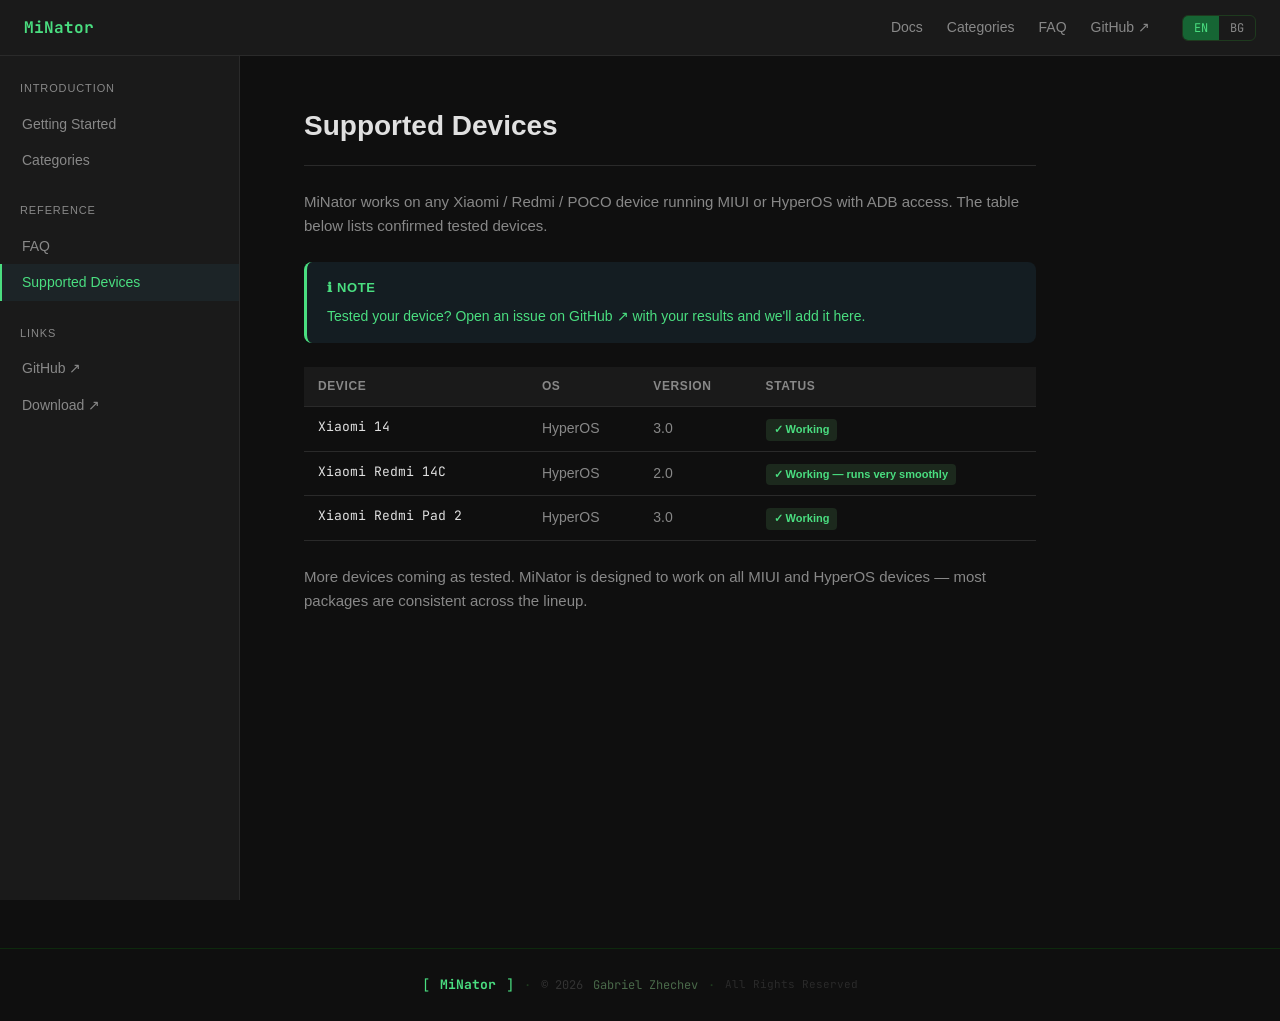
<file: docs/supported-devices.html>
<!DOCTYPE html>
<html lang="en">
<head>
  <meta charset="UTF-8">
  <meta name="viewport" content="width=device-width, initial-scale=1.0">
  <title>Supported Devices | MiNator</title>
  <link rel="stylesheet" href="css/style.css">
  <link href="https://fonts.googleapis.com/css2?family=JetBrains+Mono:wght@400;700&display=swap" rel="stylesheet">
</head>
<body class="en">

<nav>
  <a class="nav-logo" href="index.html">MiNator</a>
  <div class="nav-links">
    <a href="getting-started.html">Docs</a>
    <a href="categories.html">Categories</a>
    <a href="faq.html">FAQ</a>
    <a href="https://github.com/gpsn0w/MiNator" target="_blank">GitHub ↗</a>
    <div class="lang-toggle">
      <button class="lang-btn active" onclick="setLang('en')">EN</button>
      <button class="lang-btn" onclick="setLang('bg')">BG</button>
    </div>
  </div>
  <button class="hamburger" onclick="toggleMenu()">☰</button>
</nav>

<div class="docs-layout">

  <aside class="sidebar">
    <div class="sidebar-section">
      <div class="sidebar-title"><span class="il en">Introduction</span><span class="il bg">Въведение</span></div>
      <a href="getting-started.html"><span class="il en">Getting Started</span><span class="il bg">Как да започна</span></a>
      <a href="categories.html"><span class="il en">Categories</span><span class="il bg">Категории</span></a>
    </div>
    <div class="sidebar-section">
      <div class="sidebar-title"><span class="il en">Reference</span><span class="il bg">Справка</span></div>
      <a href="faq.html">FAQ</a>
      <a href="supported-devices.html" class="active"><span class="il en">Supported Devices</span><span class="il bg">Устройства</span></a>
    </div>
    <div class="sidebar-section">
      <div class="sidebar-title">Links</div>
      <a href="https://github.com/gpsn0w/MiNator" target="_blank">GitHub ↗</a>
      <a href="https://github.com/gpsn0w/MiNator/releases/latest" target="_blank">Download ↗</a>
    </div>
  </aside>

  <main class="content">

    <div data-lang="en">
      <h1>Supported Devices</h1>
      <p>MiNator works on any Xiaomi / Redmi / POCO device running MIUI or HyperOS with ADB access. The table below lists confirmed tested devices.</p>

      <div class="callout callout-info">
        <strong>ℹ Note</strong>
        <p>Tested your device? <a href="https://github.com/gpsn0w/MiNator/issues" target="_blank">Open an issue on GitHub ↗</a> with your results and we'll add it here.</p>
      </div>

      <table class="cat-table device-table">
        <thead>
          <tr>
            <th>Device</th>
            <th>OS</th>
            <th>Version</th>
            <th>Status</th>
          </tr>
        </thead>
        <tbody>
        <tr>
          <td data-label="Device">Xiaomi 14</td>
          <td data-label="OS">HyperOS</td>
          <td data-label="Version">3.0</td>
          <td data-label="Status"><span class="badge badge-safe">✓ Working</span></td>
        </tr>
        <tr>
          <td data-label="Device">Xiaomi Redmi 14C</td>
          <td data-label="OS">HyperOS</td>
          <td data-label="Version">2.0</td>
          <td data-label="Status"><span class="badge badge-safe">✓ Working — runs very smoothly</span></td>
        </tr>
        <tr>
          <td data-label="Device">Xiaomi Redmi Pad 2</td>
          <td data-label="OS">HyperOS</td>
          <td data-label="Version">3.0</td>
          <td data-label="Status"><span class="badge badge-safe">✓ Working</span></td>
        </tr>
        </tbody>
      </table>

      <p style="margin-top:24px">More devices coming as tested. MiNator is designed to work on all MIUI and HyperOS devices — most packages are consistent across the lineup.</p>
    </div>

    <div data-lang="bg">
      <h1>Поддържани устройства</h1>
      <p>MiNator работи на всяко Xiaomi / Redmi / POCO устройство с MIUI или HyperOS и ADB достъп. Таблицата по-долу съдържа потвърдено тествани устройства.</p>

      <div class="callout callout-info">
        <strong>ℹ Забележка</strong>
        <p>Тествал си устройството си? <a href="https://github.com/gpsn0w/MiNator/issues" target="_blank">Отвори issue в GitHub ↗</a> с резултатите и ще го добавим тук.</p>
      </div>

      <table class="cat-table device-table">
        <thead>
          <tr>
            <th>Устройство</th>
            <th>OS</th>
            <th>Версия</th>
            <th>Статус</th>
          </tr>
        </thead>
        <tbody>
        <tr>
          <td data-label="Устройство">Xiaomi 14</td>
          <td data-label="OS">HyperOS</td>
          <td data-label="Версия">3.0</td>
          <td data-label="Статус"><span class="badge badge-safe">✓ Работи</span></td>
        </tr>
        <tr>
          <td data-label="Устройство">Xiaomi Redmi 14C</td>
          <td data-label="OS">HyperOS</td>
          <td data-label="Версия">2.0</td>
          <td data-label="Статус"><span class="badge badge-safe">✓ Работи — много гладко</span></td>
        </tr>
        <tr>
          <td data-label="Устройство">Xiaomi Redmi Pad 2</td>
          <td data-label="OS">HyperOS</td>
          <td data-label="Версия">3.0</td>
          <td data-label="Статус"><span class="badge badge-safe">✓ Работи</span></td>
        </tr>
        </tbody>
      </table>

      <p style="margin-top:24px">Повече устройства ще бъдат добавяни с тестването им. MiNator е проектиран да работи на всички MIUI и HyperOS устройства — повечето пакети са еднакви за цялата гама.</p>
    </div>

  </main>
</div>

<footer class="site-footer">
  <div class="footer-line">
    <span class="footer-bracket">[</span>
    <a href="https://gpsn0w.github.io/MiNator/" class="footer-brand">MiNator</a>
    <span class="footer-bracket">]</span>
    <span class="footer-sep">·</span>
    <span class="footer-copy">© 2026</span>
    <a href="https://github.com/gpsn0w" target="_blank" class="footer-author">Gabriel Zhechev</a>
    <span class="footer-sep">·</span>
    <span class="footer-rights">All Rights Reserved</span>
  </div>
</footer>

<script>
document.addEventListener('copy', function(e) {
  var sel = window.getSelection().toString();
  if (sel.length > 30) {
    var notice = '\n\n© 2026 Gabriel Zhechev — gpsn0w.github.io/MiNator/\nAll Rights Reserved. Unauthorized copying is prohibited.';
    e.clipboardData.setData('text/plain', sel + notice);
    e.preventDefault();
  }
});

function toggleMenu() {
  document.querySelector('.nav-links').classList.toggle('open');
}
function setLang(lang) {
  document.body.className = lang;
  document.querySelectorAll('.lang-btn').forEach(b => b.classList.remove('active'));
  document.querySelector(`.lang-btn[onclick="setLang('${lang}')"]`).classList.add('active');
  localStorage.setItem('minator-lang', lang);
}
try {
  var saved = localStorage.getItem('minator-lang');
  if (saved === 'bg') setLang('bg');
} catch(e) {}
</script>

</body>
</html>
</file>
<file: docs/css/style.css>
:root {
  --bg: #0f0f0f;
  --surface: #1a1a1a;
  --border: #2a2a2a;
  --text: #e0e0e0;
  --muted: #888;
  --accent: #4ade80;
  --green: #4ade80;
  --red: #ef5350;
  --yellow: #ffa726;
  --font-mono: 'JetBrains Mono', 'Fira Code', 'Courier New', monospace;
  --font-sans: -apple-system, BlinkMacSystemFont, 'Segoe UI', sans-serif;
  --sidebar-width: 240px;
}

* { box-sizing: border-box; margin: 0; padding: 0; }

body {
  background: var(--bg);
  color: var(--text);
  font-family: var(--font-sans);
  font-size: 15px;
  line-height: 1.6;
}

a { color: var(--accent); text-decoration: none; }
a:hover { text-decoration: underline; }

code, pre {
  font-family: var(--font-mono);
  font-size: 13px;
}

/* ── NAV ── */
nav {
  position: fixed;
  top: 0; left: 0; right: 0;
  height: 56px;
  background: var(--surface);
  border-bottom: 1px solid var(--border);
  display: flex;
  align-items: center;
  padding: 0 24px;
  gap: 32px;
  z-index: 100;
}

.nav-logo {
  font-family: var(--font-mono);
  font-size: 16px;
  font-weight: bold;
  color: var(--accent);
  white-space: nowrap;
}

.nav-links {
  display: flex;
  gap: 24px;
  margin-left: auto;
  align-items: center;
}

/* ── LANG TOGGLE ── */
.lang-toggle {
  display: flex;
  border: 1px solid #1e3a1e;
  border-radius: 6px;
  overflow: hidden;
  margin-left: 8px;
}
.lang-btn {
  padding: 4px 11px;
  font-size: 12px;
  font-family: var(--font-mono);
  background: transparent;
  color: var(--muted);
  border: none;
  cursor: pointer;
  transition: all .2s;
}
.lang-btn.active { background: #166534; color: var(--accent); }
.lang-btn:hover:not(.active) { color: var(--text); }

/* ── LANG HIDE ── */
[data-lang] { display: none; }
body.en [data-lang="en"] { display: block; }
body.bg [data-lang="bg"] { display: block; }
.il { display: none; }
body.en .il.en { display: inline; }
body.bg .il.bg { display: inline; }

.nav-links a {
  color: var(--muted);
  font-size: 14px;
  transition: color .2s;
}

.nav-links a:hover { color: var(--text); text-decoration: none; }

/* ── HERO ── */
.hero {
  min-height: 100vh;
  display: flex;
  flex-direction: column;
  align-items: center;
  justify-content: center;
  text-align: center;
  padding: 80px 24px 48px;
}

.hero-ascii {
  font-family: var(--font-mono);
  font-size: 13px;
  line-height: 1.3;
  color: var(--accent);
  white-space: pre;
  margin-bottom: 24px;
}

.hero h1 {
  font-family: var(--font-mono);
  font-size: 20px;
  color: var(--text);
  margin-bottom: 8px;
}

.hero .tagline {
  font-size: 14px;
  color: var(--muted);
  margin-bottom: 4px;
}

.hero .privacy {
  font-family: var(--font-mono);
  font-size: 13px;
  color: var(--green);
  margin-bottom: 40px;
}

.hero-divider {
  width: 480px;
  max-width: 100%;
  border: none;
  border-top: 1px solid var(--border);
  margin-bottom: 40px;
}

.hero-desc {
  max-width: 520px;
  color: var(--muted);
  font-size: 14px;
  margin-bottom: 40px;
  line-height: 1.8;
}

.buttons {
  display: flex;
  gap: 16px;
  flex-wrap: wrap;
  justify-content: center;
}

.btn {
  padding: 12px 28px;
  border-radius: 6px;
  font-size: 14px;
  font-family: var(--font-mono);
  cursor: pointer;
  border: none;
  transition: opacity .2s;
  display: inline-flex;
  align-items: center;
  gap: 8px;
}

.btn:hover { opacity: .85; text-decoration: none; }

.btn-primary {
  background: var(--accent);
  color: #000;
  font-weight: bold;
}

.btn-secondary {
  background: transparent;
  color: var(--text);
  border: 1px solid var(--border);
}

.hero-warning {
  margin-top: 48px;
  padding: 16px 24px;
  background: rgba(255,167,38,.08);
  border: 1px solid rgba(255,167,38,.3);
  border-radius: 8px;
  font-size: 13px;
  color: var(--yellow);
  max-width: 520px;
  text-align: left;
}

/* ── DOCS LAYOUT ── */
.docs-layout {
  display: flex;
  padding-top: 56px;
  min-height: 100vh;
}

/* ── SIDEBAR ── */
.sidebar {
  width: var(--sidebar-width);
  flex-shrink: 0;
  position: fixed;
  top: 56px;
  bottom: 0;
  left: 0;
  overflow-y: auto;
  background: var(--surface);
  border-right: 1px solid var(--border);
  padding: 24px 0;
}

.sidebar-section {
  margin-bottom: 24px;
}

.sidebar-title {
  font-size: 11px;
  text-transform: uppercase;
  letter-spacing: .08em;
  color: var(--muted);
  padding: 0 20px;
  margin-bottom: 8px;
}

.sidebar a {
  display: block;
  padding: 7px 20px;
  font-size: 14px;
  color: var(--muted);
  transition: color .15s, background .15s;
  border-left: 2px solid transparent;
}

.sidebar a:hover {
  color: var(--text);
  background: rgba(255,255,255,.04);
  text-decoration: none;
}

.sidebar a.active {
  color: var(--accent);
  border-left-color: var(--accent);
  background: rgba(79,195,247,.06);
}

/* ── CONTENT ── */
.content {
  margin-left: var(--sidebar-width);
  flex: 1;
  padding: 48px 64px;
  max-width: 860px;
}

.content h1 {
  font-size: 28px;
  font-weight: 700;
  margin-bottom: 24px;
  padding-bottom: 16px;
  border-bottom: 1px solid var(--border);
}

.content h2 {
  font-size: 20px;
  font-weight: 600;
  margin: 40px 0 16px;
  color: var(--text);
}

.content h3 {
  font-size: 16px;
  font-weight: 600;
  margin: 24px 0 10px;
  color: var(--text);
}

.content p { margin-bottom: 16px; color: var(--muted); }

.content ul, .content ol {
  margin: 0 0 16px 20px;
  color: var(--muted);
}

.content li { margin-bottom: 6px; }

/* ── CALLOUTS ── */
.callout {
  padding: 16px 20px;
  border-radius: 8px;
  margin: 24px 0;
  font-size: 14px;
  border-left: 3px solid;
}

.callout-warning {
  background: rgba(255,167,38,.08);
  border-color: var(--yellow);
  color: var(--yellow);
}

.callout-danger {
  background: rgba(239,83,80,.08);
  border-color: var(--red);
  color: #ff8a80;
}

.callout-info {
  background: rgba(79,195,247,.08);
  border-color: var(--accent);
  color: var(--accent);
}

.callout-success {
  background: rgba(102,187,106,.08);
  border-color: var(--green);
  color: var(--green);
}

.callout strong { display: block; margin-bottom: 6px; font-size: 13px; text-transform: uppercase; letter-spacing: .05em; }
.callout p { color: inherit; margin: 0; }

/* ── CODE BLOCKS ── */
.code-block {
  background: #111;
  border: 1px solid var(--border);
  border-radius: 8px;
  padding: 20px;
  margin: 16px 0;
  overflow-x: auto;
  position: relative;
}

.code-block .label {
  font-size: 11px;
  color: var(--muted);
  text-transform: uppercase;
  letter-spacing: .06em;
  margin-bottom: 10px;
}

.code-block code {
  color: var(--accent);
  display: block;
  white-space: pre;
}

/* ── STEPS ── */
.steps { counter-reset: step; margin: 24px 0; }

.step {
  display: flex;
  gap: 16px;
  margin-bottom: 28px;
}

.step-num {
  width: 28px;
  height: 28px;
  border-radius: 50%;
  background: var(--accent);
  color: #000;
  font-weight: bold;
  font-size: 13px;
  display: flex;
  align-items: center;
  justify-content: center;
  flex-shrink: 0;
  margin-top: 2px;
}

.step-body h3 { margin-top: 0; }

/* ── CATEGORY TABLE ── */
.cat-table {
  width: 100%;
  border-collapse: collapse;
  margin: 16px 0;
  font-size: 14px;
}

.cat-table th {
  text-align: left;
  padding: 10px 14px;
  background: var(--surface);
  color: var(--muted);
  font-size: 12px;
  text-transform: uppercase;
  letter-spacing: .05em;
  border-bottom: 1px solid var(--border);
}

.cat-table td {
  padding: 10px 14px;
  border-bottom: 1px solid var(--border);
  color: var(--muted);
  vertical-align: top;
}

.cat-table td:first-child { color: var(--text); font-family: var(--font-mono); font-size: 13px; }

.badge {
  display: inline-block;
  padding: 2px 8px;
  border-radius: 4px;
  font-size: 11px;
  font-weight: 600;
}

.badge-safe { background: rgba(102,187,106,.15); color: var(--green); }
.badge-warn { background: rgba(255,167,38,.15); color: var(--yellow); }
.badge-danger { background: rgba(239,83,80,.15); color: var(--red); }

/* ── FOOTER ── */
.site-footer {
  text-align: center;
  padding: 24px;
  margin-top: 48px;
  border-top: 1px solid #0d2a0d;
}
.footer-line {
  display: inline-flex; align-items: center; gap: 10px;
  font-family: var(--font-mono);
  font-size: 12px; flex-wrap: wrap; justify-content: center;
}
.footer-bracket { color: var(--accent); font-size: 14px; }
.footer-brand { color: var(--accent); font-weight: bold; font-size: 13px; }
.footer-brand:hover { opacity: .8; text-decoration: none; }
.footer-sep { color: #1e3a1e; }
.footer-copy { color: #333; }
.footer-author { color: #4a6a4a; transition: color .2s; }
.footer-author:hover { color: var(--accent); text-decoration: none; }
.footer-rights { color: #2a2a2a; font-size: 11px; }

/* ── HAMBURGER ── */
.hamburger {
  display: none;
  background: none;
  border: 1px solid var(--border);
  color: var(--text);
  font-size: 18px;
  cursor: pointer;
  padding: 4px 10px;
  border-radius: 5px;
  margin-left: auto;
  font-family: var(--font-mono);
  line-height: 1;
}
.hamburger:hover { border-color: var(--accent); color: var(--accent); }

/* ── TABLET ── */
@media (min-width: 769px) and (max-width: 1024px) {
  :root { --sidebar-width: 190px; }
  .content { padding: 36px 36px; }
}

/* ── MOBILE ── */
@media (max-width: 768px) {
  .hamburger { display: block; }
  .nav-links {
    display: none;
    position: fixed;
    top: 56px; left: 0; right: 0;
    background: var(--surface);
    border-bottom: 1px solid var(--border);
    flex-direction: column;
    align-items: flex-start;
    padding: 16px 20px;
    gap: 14px;
    z-index: 99;
  }
  .nav-links.open { display: flex; }
  .nav-links a { font-size: 15px; }
  .lang-toggle { margin-left: 0; margin-top: 4px; }
  .sidebar { display: none; }
  .content { margin-left: 0; padding: 24px 16px; max-width: 100%; overflow-x: hidden; }
  /* Fix table overflow — force fixed layout so columns respect 100% width */
  .cat-table { table-layout: fixed; font-size: 11px; width: 100%; }
  .cat-table td, .cat-table th { padding: 7px 8px; white-space: normal; word-break: break-word; }
  .cat-table td:first-child, .cat-table th:first-child { width: 42%; word-break: break-all; font-size: 10px; }
  /* Device card layout — 4-col table becomes stacked cards */
  .device-table { display: block; }
  .device-table thead { display: none; }
  .device-table tbody, .device-table tr { display: block; }
  .device-table tr { border: 1px solid var(--border); border-radius: 6px; margin-bottom: 10px; padding: 10px 14px; }
  .device-table td { display: flex; align-items: flex-start; gap: 8px; border: none; padding: 3px 0; font-size: 13px; width: auto !important; word-break: normal !important; }
  .device-table td::before { content: attr(data-label); font-size: 10px; color: var(--muted); text-transform: uppercase; letter-spacing: .06em; min-width: 56px; padding-top: 2px; flex-shrink: 0; }
  /* Fix code block overflow */
  .code-block { padding: 14px 12px; }
  .code-block code { white-space: pre-wrap; word-break: break-all; font-size: 11px; }
  /* Fix callout */
  .callout { padding: 12px 14px; font-size: 13px; }
  .callout code { word-break: break-all; }
  /* Fix step layout */
  .step { flex-direction: column; gap: 10px; }
  .hero-ascii { font-size: 8px; }
  h1 { font-size: 22px !important; }
  h2 { font-size: 17px !important; }
}
</file>
